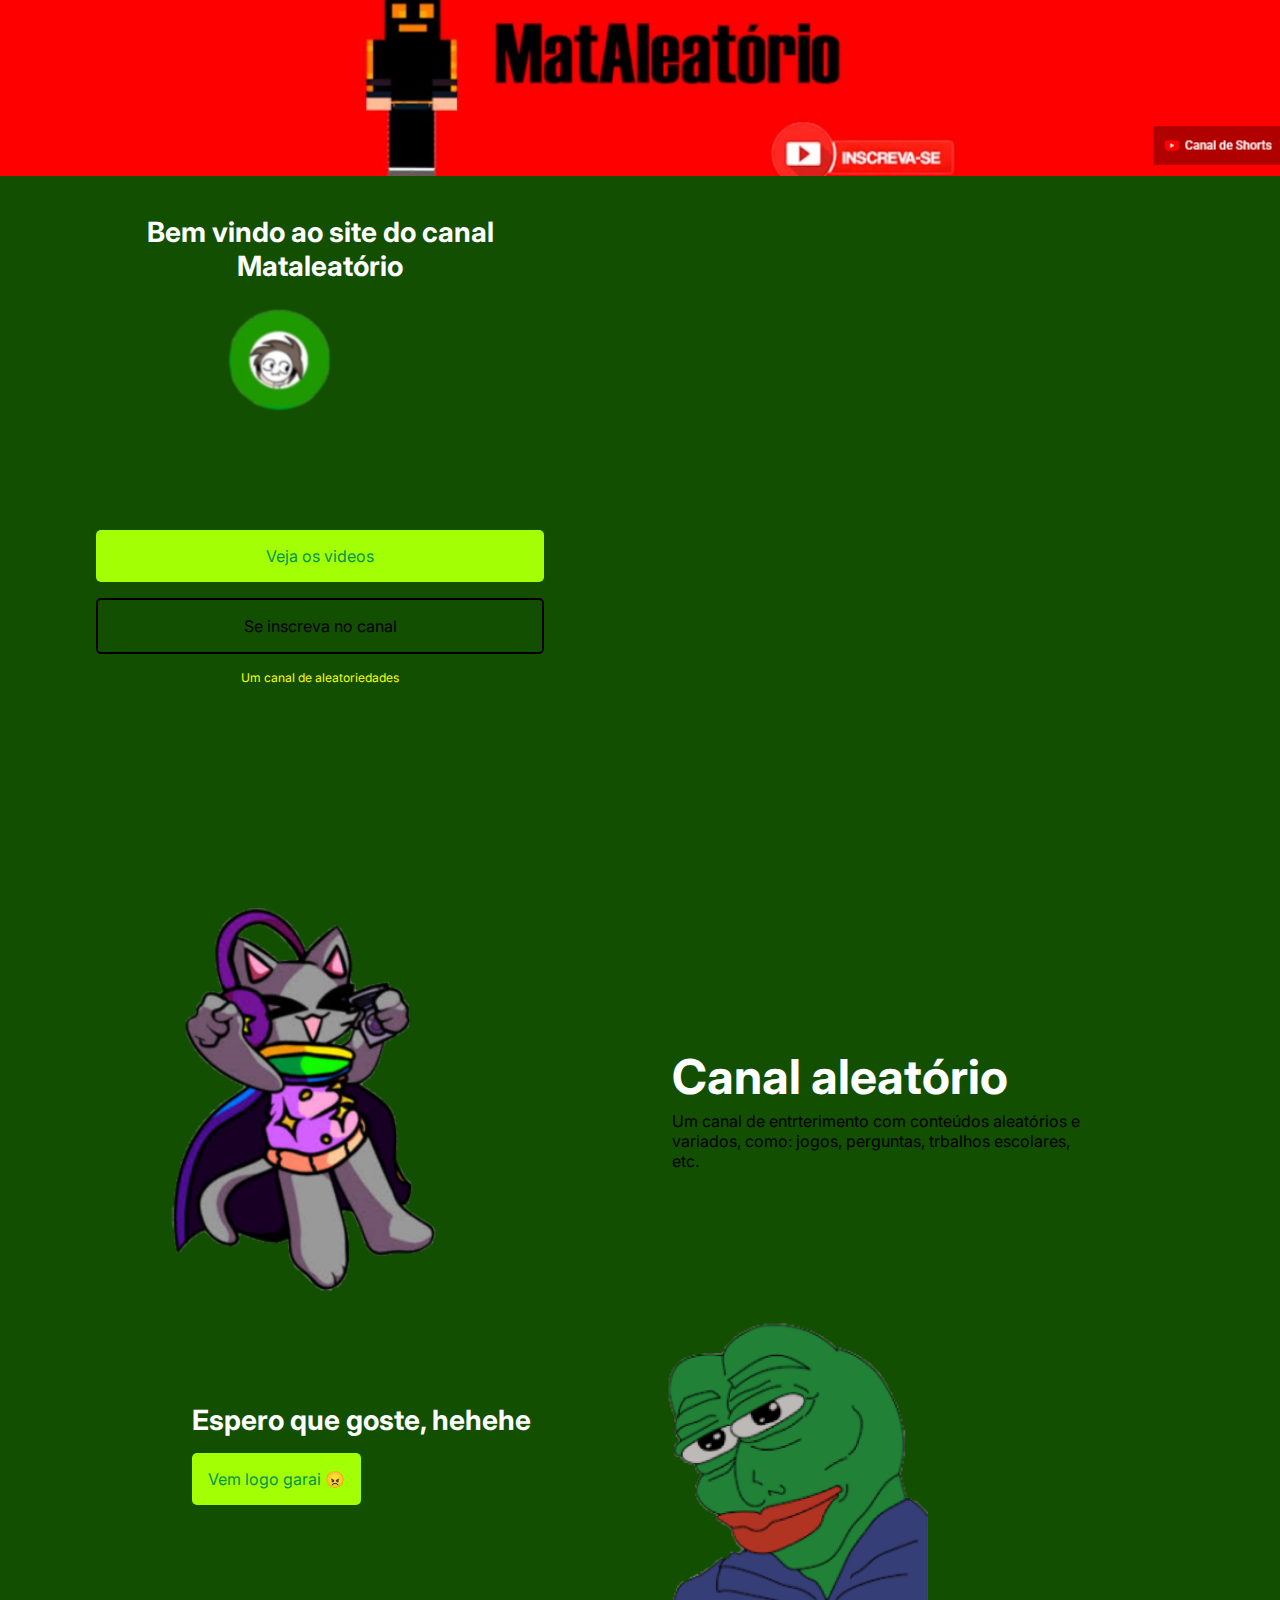
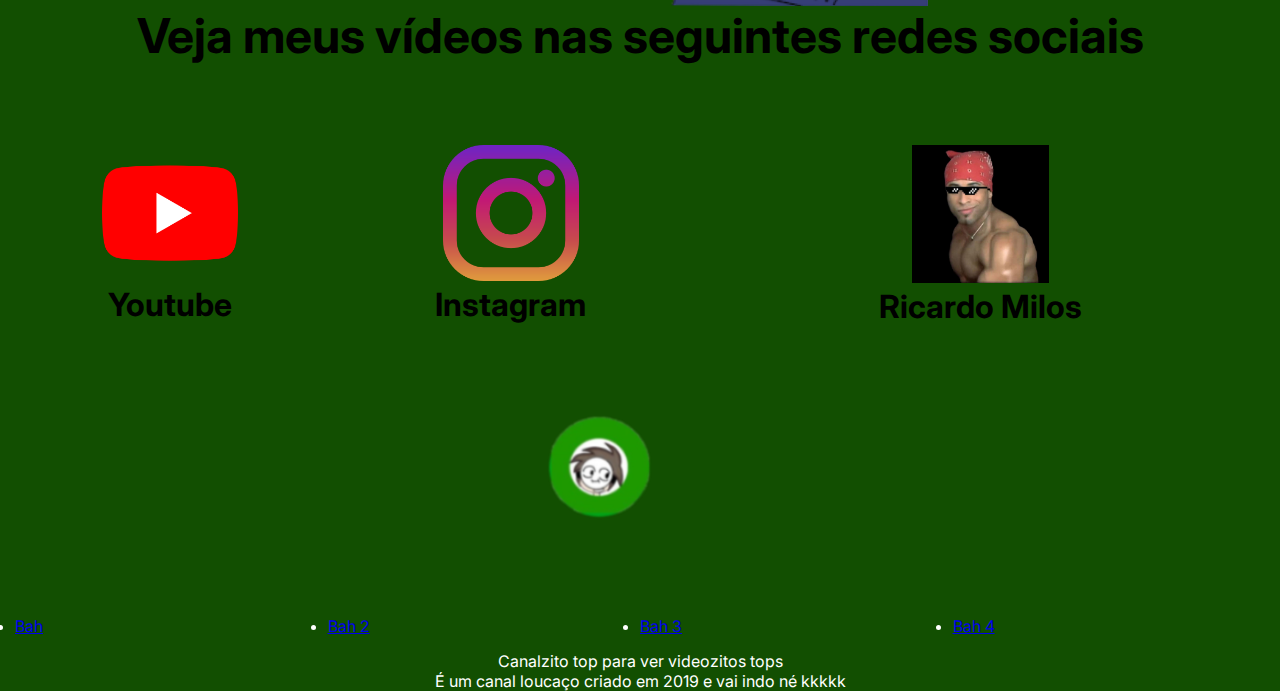
<file: index.html>
<!DOCTYPE html>
<html>

<head>

    <title>Mat aleatório</title>
    <meta charset="UTF-8">
    <meta name="viewport" content="width-device-width, initail-scale=1">
    <link rel="stylesheet" href="style.css">
    <link rel="preconnect" href="https://fonts.googleapis.com">
    <link rel="preconnect" href="https://fonts.gstatic.com" crossorigin>
    <link
        href="https://fonts.googleapis.com/css2?family=Inter:wght@400;700&family=Poppins:wght@200;400;700&display=swap"
        rel="stylesheet">

</head>

<body>

    <section class="imagem-canal icone-canal">
        <div class="container__caixa">
            <h1 class="container__titulo">Bem vindo ao site do canal Mataleatório</h1>
            <img src="Mataleat.png" alt="ícone do canal" class="container__imagem">
            <a href="https://youtube.com/@mataleatorio" class="container__botao">Veja os videos</a>
            <a href="https://youtube.com/@mataleatorio" class="container__botao botao__secundario">Se inscreva no
                canal</a>
            <p class="container__aviso">Um canal de aleatoriedades</p>
        </div>
    </section>

    <section class="container secundario">
        <img src="Sem título.png" alt="imagenzita" class="secundario__imagem">
        <div class="container__descricao">
            <h2 class="descricao__titulo">Canal aleatório</h2>
            <p class="descricao__texto">Um canal de entrterimento com conteúdos aleatórios e variados, como: jogos,
                perguntas, trbalhos escolares, etc.</p>
        </div>
    </section>

    <section class="container secundario">
        <div class="container__descricao">
            <p class="container__titulo">Espero que goste, hehehe</p>
            <a href="https://youtube.com/@mataleatorio" class="container__botao secundario__botao">Vem logo garai 😠</a>
        </div>
        <img src="sapo.png" alt="imagem sapo chad" class="secundario__imagem">
    </section>

    <section class="dispositivos">
        <h2 class="dispositivos__titulo">Veja meus vídeos nas seguintes redes sociais</h2>
        <ul class="dispositivos__lista">
            <li>
                <a href="https://www.youtube.com/channel/UCmFNxFtN3PaR9_gff0_P7Xw"><img class="lista__itemm"
                        src="youtube.png" alt="icone youtube"></a>
                <h3 class="lista__item">Youtube</h3>
            </li>
            <li>
                <a href="https://www.instagram.com/bahlokor4/"> <img class="lista__itemm" src="instagram.png"
                        alt="icone instagram"></a>
                <h3 class="lista__item">Instagram</h3>
            </li>
            <li>
                <a href="https://i.pinimg.com/originals/1c/82/c6/1c82c63e75ab1ce2c1d62653dc1eb830.gif"> <img
                        class="lista__itemr" src="wp5291420.jpg" alt="ricardo milos"></a>
                <h3 class="lista__item">Ricardo Milos</h3>
            </li>
        </ul>
    </section>

    <footer class="rodape">

        <img src="Mataleat.png" alt="Mat aleatório" class="rodape__logo">
        <ul class="rodape__lista">
            <li class="lista__link">
                <a href="https://media.tenor.com/nQU5vxvR1psAAAAC/sigh-david-martinez.gif"> Bah </a>
            </li>
            <li class="lista__link">
                <a href="https://i.imgflip.com/7c5a6y.gif"> Bah 2 </a>
            </li>
            <li class="lista__link">
                <a href="https://th.bing.com/th/id/R.f492ef5cc455bf879ebdb64b1aa322bb?rik=%2bzO3Awh6yxr05Q&pid=ImgRaw&r=0"> Bah 3 </a>
            </li>
            <li class="lista__link">
                <a href="https://youtu.be/dQw4w9WgXcQ"> Bah 4 </a>
            </li>
        </ul>
        <p class="rodape__texto"> Canalzito top para ver videozitos tops </p>
        <p class="rodape__texto"> É um canal loucaço criado em 2019 e vai indo né kkkkk</p>
    </footer>

</body>

</html>
</file>
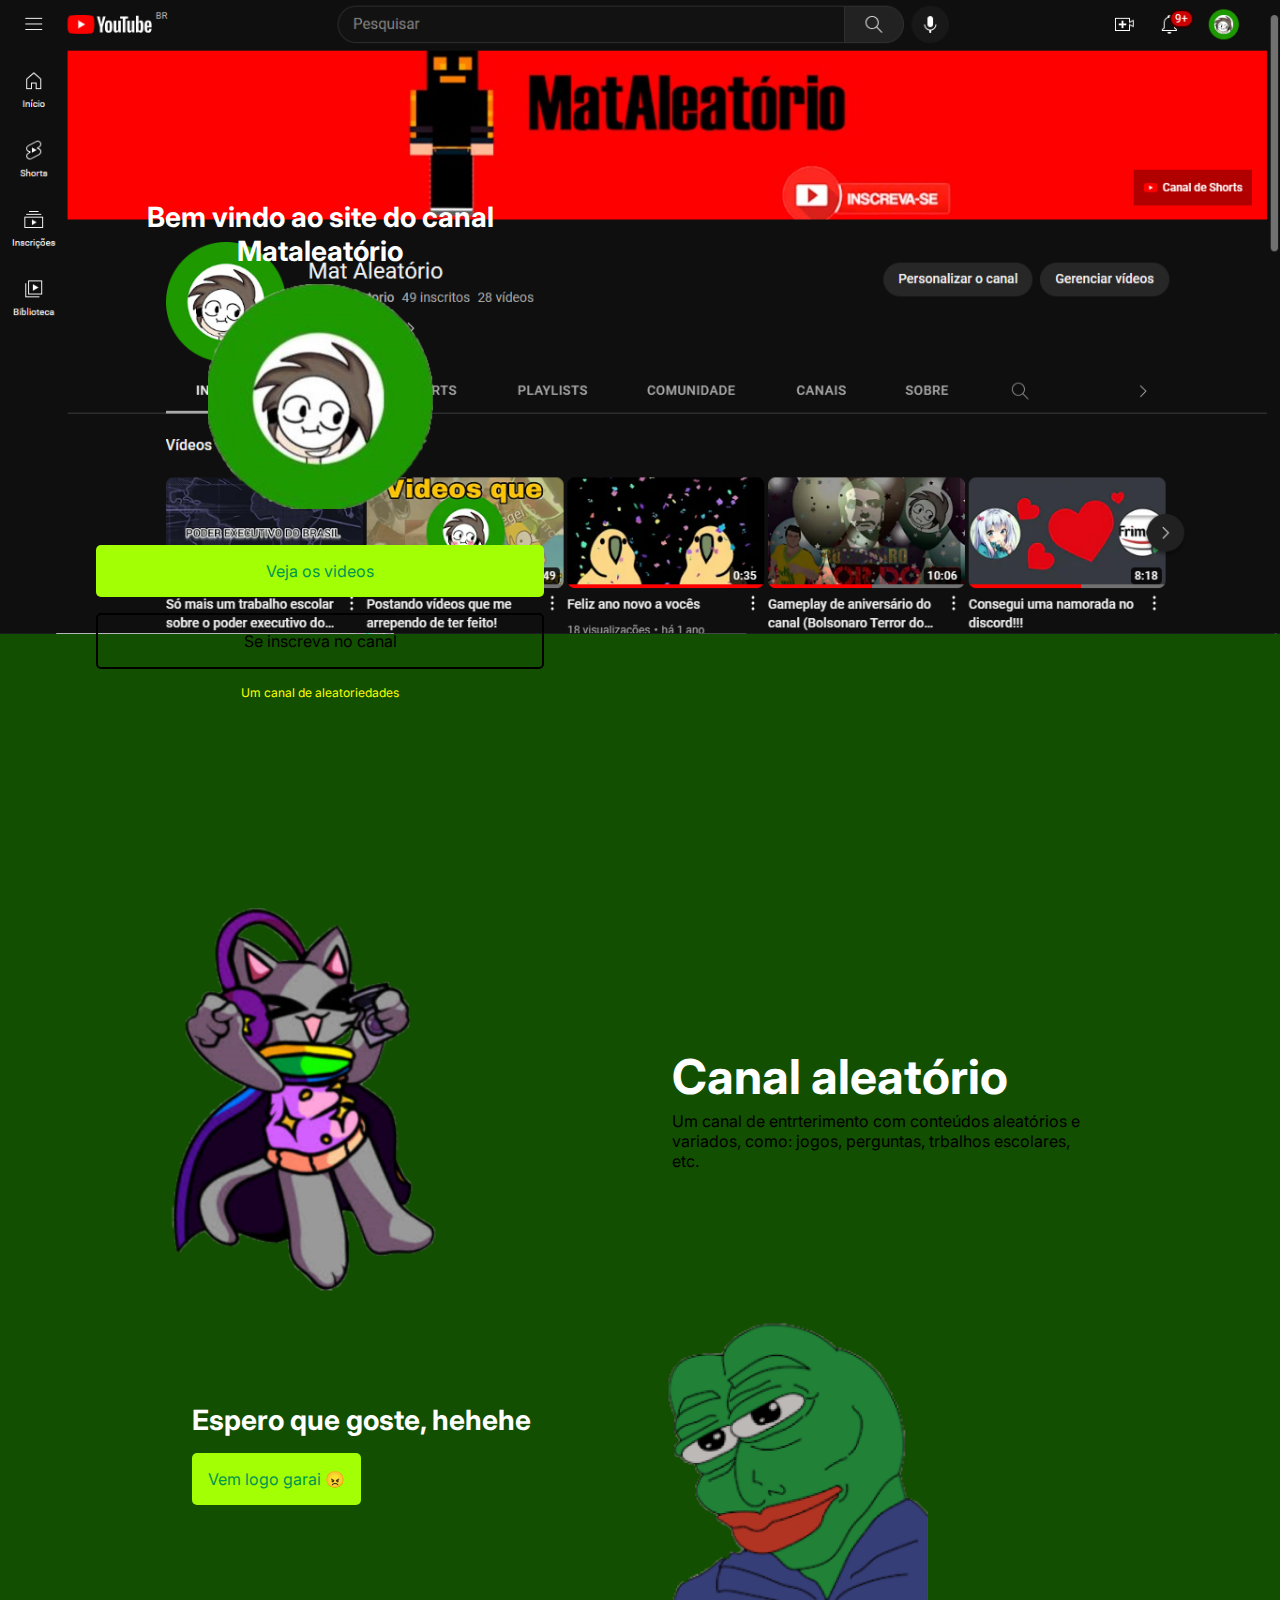
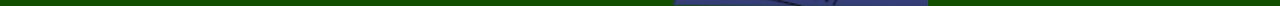
<file: Page do Canal/index.html>
<!DOCTYPE html>
<html>

<head>

    <title>Mat aleatório</title>
    <meta charset="UTF-8">
    <meta name="viewport" content="width-device-width, initail-scale=1">
    <link rel="stylesheet" href="style.css">
    <link rel="preconnect" href="https://fonts.googleapis.com">
    <link rel="preconnect" href="https://fonts.gstatic.com" crossorigin>
    <link
        href="https://fonts.googleapis.com/css2?family=Inter:wght@400;700&family=Poppins:wght@200;400;700&display=swap"
        rel="stylesheet">

</head>

<body>

    <section class="imagem-canal icone-canal">
        <div class="container__caixa">
            <h1 class="container__titulo">Bem vindo ao site do canal Mataleatório</h1>
            <img src="Mataleat.png" alt="ícone do canal" class="container__imagem">
            <a href="https://youtube.com/@mataleatorio" class="container__botao">Veja os videos</a>
            <a href="https://youtube.com/@mataleatorio" class="container__botao botao__secundario">Se inscreva no
                canal</a>
            <p class="container__aviso">Um canal de aleatoriedades</p>
        </div>
    </section>

    <section class="container secundario">
        <img src="Sem título.png" alt="imagenzita" class="secundario__imagem">
        <div class="container__descricao">
            <h2 class="descricao__titulo">Canal aleatório</h2>
            <p class="descricao__texto">Um canal de entrterimento com conteúdos aleatórios e variados, como: jogos,
                perguntas, trbalhos escolares, etc.</p>
        </div>
    </section>

    <section class="container secundario">
        <div class="container__descricao">
            <p class="container__titulo">Espero que goste, hehehe</p>
            <a href="https://youtube.com/@mataleatorio" class="container__botao secundario__botao">Vem logo garai 😠</a>
        </div>
        <img src="sapo.png" alt="imagem sapo chad" class="secundario__imagem">
    </section>

</body>

</html>
</file>
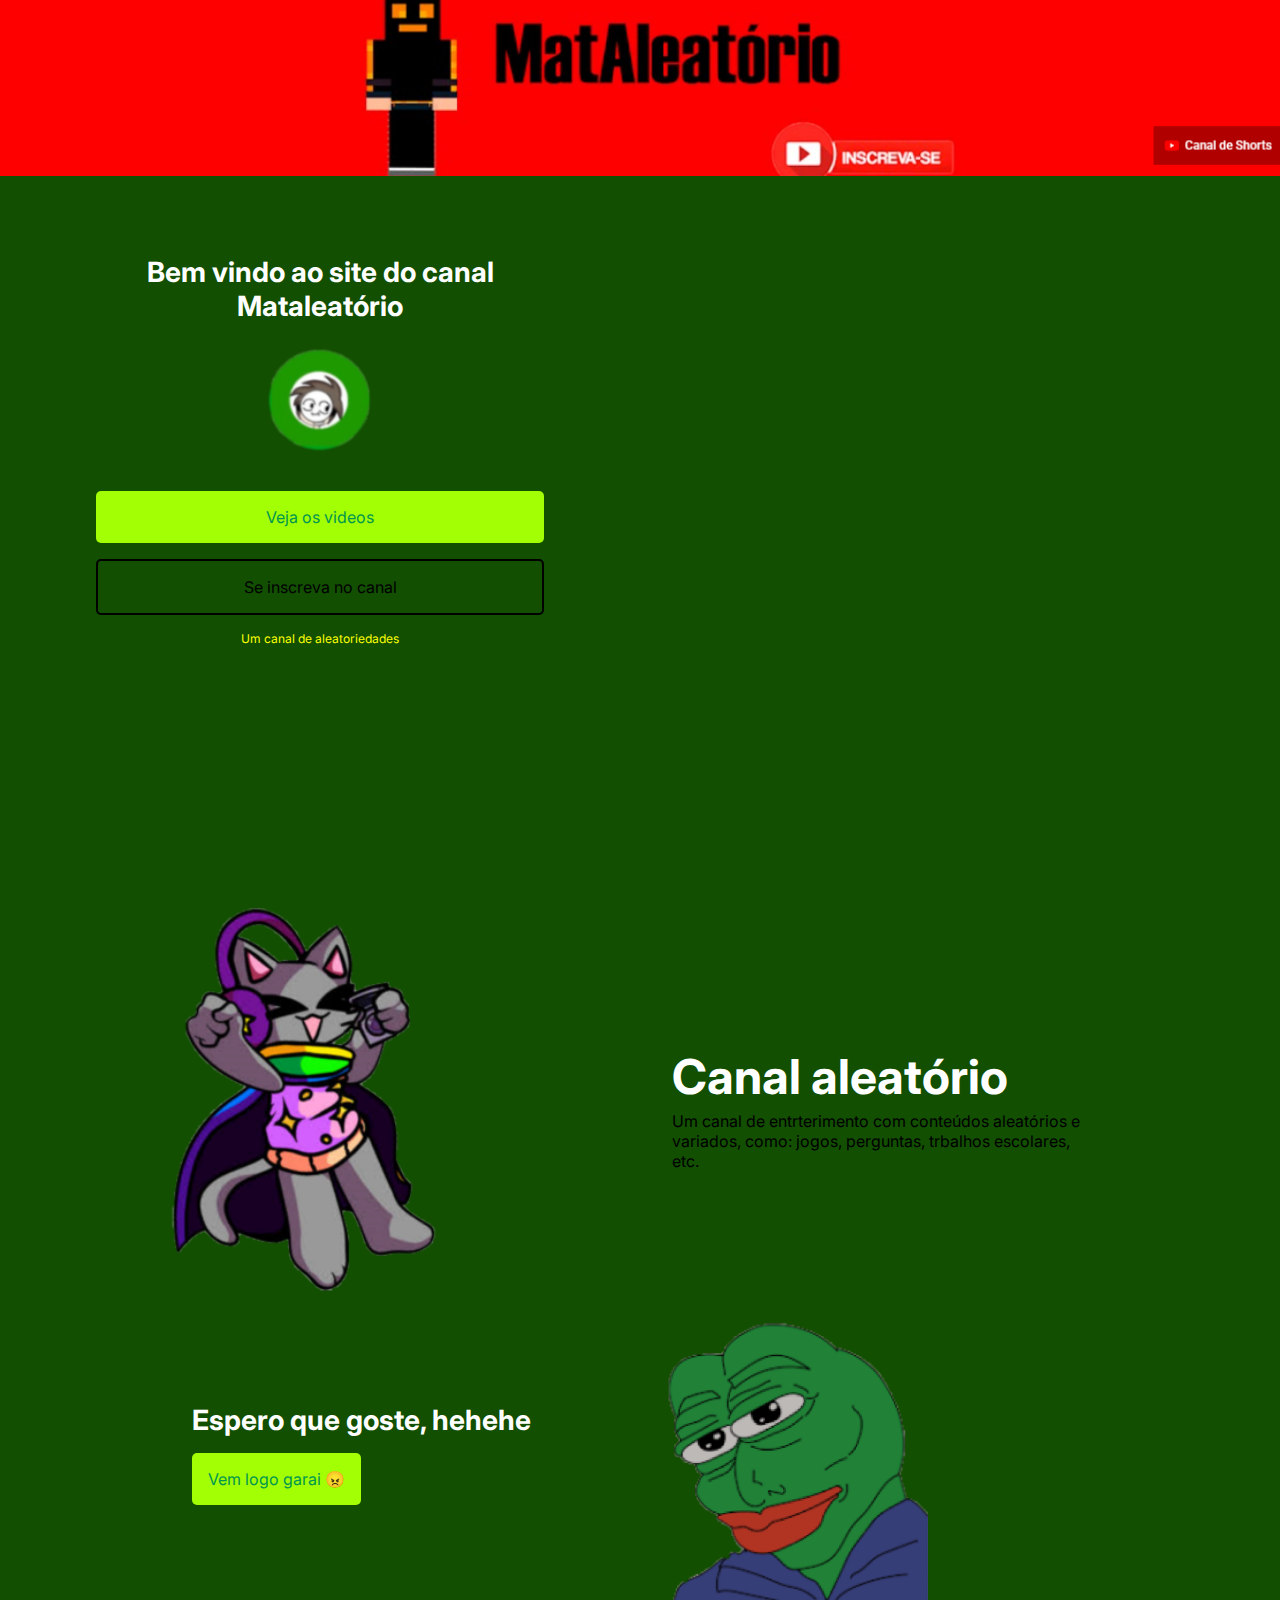
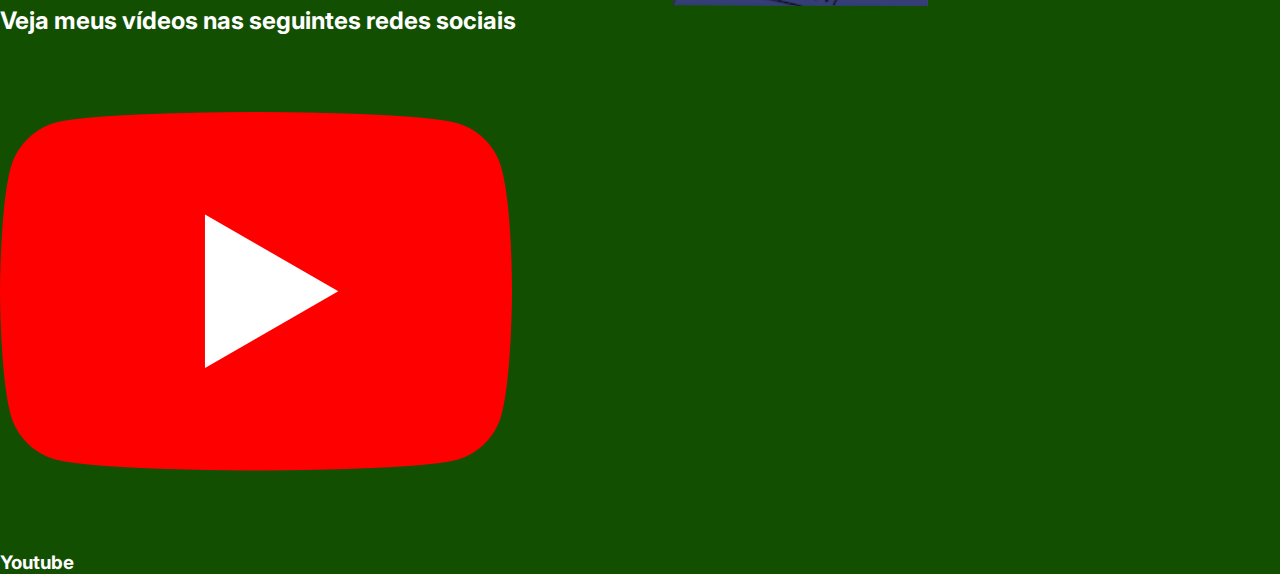
<file: Page-do-Canal-main/index.html>
<!DOCTYPE html>
<html>

<head>

    <title>Mat aleatório</title>
    <meta charset="UTF-8">
    <meta name="viewport" content="width-device-width, initail-scale=1">
    <link rel="stylesheet" href="style.css">
    <link rel="preconnect" href="https://fonts.googleapis.com">
    <link rel="preconnect" href="https://fonts.gstatic.com" crossorigin>
    <link
        href="https://fonts.googleapis.com/css2?family=Inter:wght@400;700&family=Poppins:wght@200;400;700&display=swap"
        rel="stylesheet">

</head>

<body>

    <section class="imagem-canal icone-canal">
        <div class="container__caixa">
            <h1 class="container__titulo">Bem vindo ao site do canal Mataleatório</h1>
            <img src="Mataleat.png" alt="ícone do canal" class="container__imagem">
            <a href="https://youtube.com/@mataleatorio" class="container__botao">Veja os videos</a>
            <a href="https://youtube.com/@mataleatorio" class="container__botao botao__secundario">Se inscreva no
                canal</a>
            <p class="container__aviso">Um canal de aleatoriedades</p>
        </div>
    </section>

    <section class="container secundario">
        <img src="Sem título.png" alt="imagenzita" class="secundario__imagem">
        <div class="container__descricao">
            <h2 class="descricao__titulo">Canal aleatório</h2>
            <p class="descricao__texto">Um canal de entrterimento com conteúdos aleatórios e variados, como: jogos,
                perguntas, trbalhos escolares, etc.</p>
        </div>
    </section>

    <section class="container secundario">
        <div class="container__descricao">
            <p class="container__titulo">Espero que goste, hehehe</p>
            <a href="https://youtube.com/@mataleatorio" class="container__botao secundario__botao">Vem logo garai 😠</a>
        </div>
        <img src="sapo.png" alt="imagem sapo chad" class="secundario__imagem">
    </section>

    <section class="dispositivos">

        <h2 class="dispositivos__titulo">Veja meus vídeos nas seguintes redes sociais</h2>
        <ul class="dispositivos__lista">

            <li>
                <img src="youtube.png" alt="icone youtube">
                <h3 class="lista__item">Youtube</h3>
            </li>

        </ul>

    </section>

</body>

</html>
</file>
<file: style.css>
:root {

    --preto-bah: #000000;
    --branco-principal: #ffffff;
    --verde-principal: #009650;
    --cinza-secundario: #fbff01;
    --botao-amrelo-esverdeado: #a3ff03;
    --cor-de-fundo: #124f01;
    --fonte-principal: 'inter';

}

body {

    background-color: var(--cor-de-fundo);
    color: var(--branco-principal);
    font-family: var(--fonte-principal);
    font-size: 16px;
    font-weight: 400;

}

* {

    margin: 0;
    padding: 0;

}

.imagem-canal {

    background-image: url("2023-06-26.png");
    background-repeat: no-repeat;
    background-size: contain;
    align-items: center;
    text-align: center;

}

.icone-canal {

    height: 100vh;
    display: grid;
    grid-template-columns: 50% 50%;

}

.container__botao {

    background-color: var(--botao-amrelo-esverdeado);
    border-radius: 5px;
    padding: 1em;
    color: var(--verde-principal);
    display: block;
    text-decoration: none;
    margin-bottom: 1em;

}

.botao__secundario {

    background-color: transparent;
    border: 2px solid var(--preto-bah);
    color: var(--preto-bah);

}

.container__aviso {

    font-size: 12px;
    color: var(--cinza-secundario);

}

.container__titulo {

    font-size: 28px;
    font-weight: 700;

}

.container__imagem {

    margin: 1em 0 2em 0;

}

.container__caixa {

    margin: 0 6em;

}

.secundario__imagem {

    width: 60%;

}

.secundario {

    align-items: center;
    margin: 0 10em;
    display: grid;
    grid-template-columns: 50% 50%;

}

.descricao__titulo {

    font-weight: 700;
    font-size: 48px;
    color: var(--branco-principal);
    margin-bottom: 0.1em;

}

.descricao__texto {

    color: var(--preto-bah);

}

.secundario__botao {

    display: inline-block;
    margin-top: 1em;

}

.container__descricao {

    padding: 2em;

}

.dispositivos__lista {

    display: flex;
    justify-content: center;
    list-style-type: none;
    margin: 5em 0;
    grid-template-columns: 33% 33% 33%;

}

.dispositivos {

    text-align: center;

}

.dispositivos__titulo {

    font-size: 48px;
    color: var(--preto-bah);

}

.lista__item {

    font-size: 32px;
    color: var(--preto-bah);

}

.lista__itemr {

    width: 23%;

}

.lista__itemm {

    width: 40%;

}

.rodape__logo {

    align-items: center;
    margin: auto;
    display: block;

}

.rodape__lista {

    display: grid;
    grid-template-columns: 25% 25% 25% 25%;
    margin: 15px;

}

.lista__link a:hover{

    color: var(--branco-principal);
    text-decoration: none;

}

.rodape__texto {

    align-items: center;
    text-align: center;

}
</file>
<file: Page do Canal/style.css>
:root {

    --preto-bah: #000000;
    --branco-principal: #ffffff;
    --verde-principal: #009650;
    --cinza-secundario: #fbff01;
    --botao-amrelo-esverdeado: #a3ff03;
    --cor-de-fundo: #124f01;
    --fonte-principal: 'inter';

}

body {

    background-color: var(--cor-de-fundo);
    color: var(--branco-principal);
    font-family: var(--fonte-principal);
    font-size: 16px;
    font-weight: 400;

}

* {

    margin: 0;
    padding: 0;

}

.imagem-canal {

    background-image: url("2023-06-26.png");
    background-repeat: no-repeat;
    background-size: contain;
    align-items: center;
    text-align: center;

}

.icone-canal {

    height: 100vh;
    display: grid;
    grid-template-columns: 50% 50%;

}

.container__botao {

    background-color: var(--botao-amrelo-esverdeado);
    border-radius: 5px;
    padding: 1em;
    color: var(--verde-principal);
    display: block;
    text-decoration: none;
    margin-bottom: 1em;

}

.botao__secundario {

    background-color: transparent;
    border: 2px solid var(--preto-bah);
    color: var(--preto-bah);

}

.container__aviso {

    font-size: 12px;
    color: var(--cinza-secundario);

}

.container__titulo {

    font-size: 28px;
    font-weight: 700;

}

.container__imagem {

    margin: 1em 0 2em 0;

}

.container__caixa {

    margin: 0 6em;

}

.secundario__imagem {

    width: 60%;

}

.secundario {

    align-items: center;
    margin: 0 10em;
    display: grid;
    grid-template-columns: 50% 50%;

}

.descricao__titulo {

    font-weight: 700;
    font-size: 48px;
    color: var(--branco-principal);
    margin-bottom: 0.1em;

}

.descricao__texto {

    color: var(--preto-bah);

}

.secundario__botao {

    display: inline-block;
    margin-top: 1em;

}

.container__descricao {

    padding: 2em;

}
</file>
<file: Page-do-Canal-main/style.css>
:root {

    --preto-bah: #000000;
    --branco-principal: #ffffff;
    --verde-principal: #009650;
    --cinza-secundario: #fbff01;
    --botao-amrelo-esverdeado: #a3ff03;
    --cor-de-fundo: #124f01;
    --fonte-principal: 'inter';

}

body {

    background-color: var(--cor-de-fundo);
    color: var(--branco-principal);
    font-family: var(--fonte-principal);
    font-size: 16px;
    font-weight: 400;

}

* {

    margin: 0;
    padding: 0;

}

.imagem-canal {

    background-image: url("2023-06-26.png");
    background-repeat: no-repeat;
    background-size: contain;
    align-items: center;
    text-align: center;

}

.icone-canal {

    height: 100vh;
    display: grid;
    grid-template-columns: 50% 50%;

}

.container__botao {

    background-color: var(--botao-amrelo-esverdeado);
    border-radius: 5px;
    padding: 1em;
    color: var(--verde-principal);
    display: block;
    text-decoration: none;
    margin-bottom: 1em;

}

.botao__secundario {

    background-color: transparent;
    border: 2px solid var(--preto-bah);
    color: var(--preto-bah);

}

.container__aviso {

    font-size: 12px;
    color: var(--cinza-secundario);

}

.container__titulo {

    font-size: 28px;
    font-weight: 700;

}

.container__imagem {

    margin: 1em 0 2em 0;

}

.container__caixa {

    margin: 0 6em;

}

.secundario__imagem {

    width: 60%;

}

.secundario {

    align-items: center;
    margin: 0 10em;
    display: grid;
    grid-template-columns: 50% 50%;

}

.descricao__titulo {

    font-weight: 700;
    font-size: 48px;
    color: var(--branco-principal);
    margin-bottom: 0.1em;

}

.descricao__texto {

    color: var(--preto-bah);

}

.secundario__botao {

    display: inline-block;
    margin-top: 1em;

}

.container__descricao {

    padding: 2em;

}
</file>
